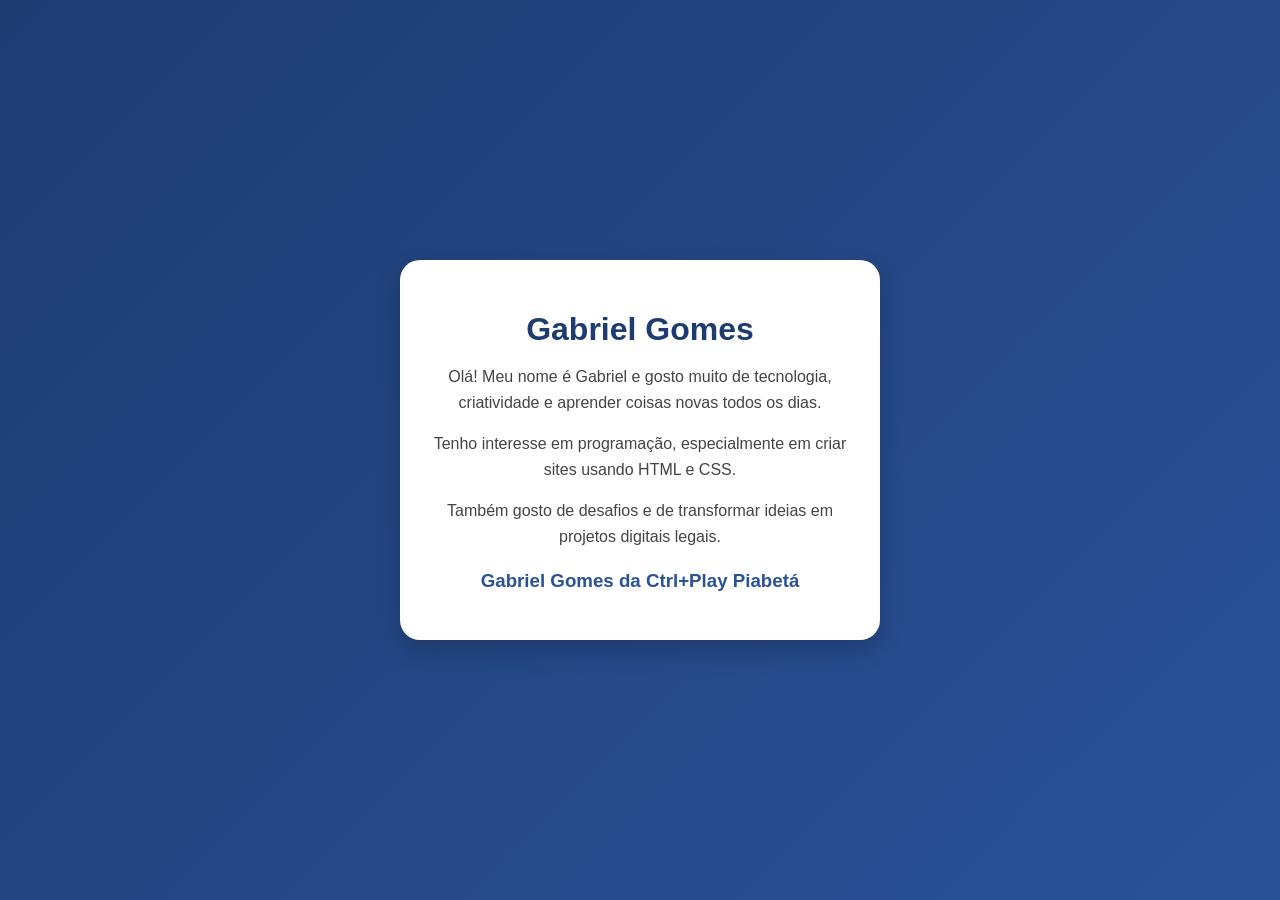
<file: index2.html>
<!DOCTYPE html>
<html lang="pt-BR">
<head>
  <meta charset="UTF-8">
  <meta name="viewport" content="width=device-width, initial-scale=1.0">
  <title>Cartão de Visitas</title>
  <link rel="stylesheet" href="style2.css">
</head>
<body>

<div class="cartao">
    <h1>Gabriel Gomes</h1>

    <p>Olá! Meu nome é Gabriel e gosto muito de tecnologia, criatividade e aprender coisas novas todos os dias.</p>

    <p>Tenho interesse em programação, especialmente em criar sites usando HTML e CSS.</p>

    <p>Também gosto de desafios e de transformar ideias em projetos digitais legais.</p>

    <h3>Gabriel Gomes da Ctrl+Play Piabetá</h3>
</div>

</body>
</html>
</file>
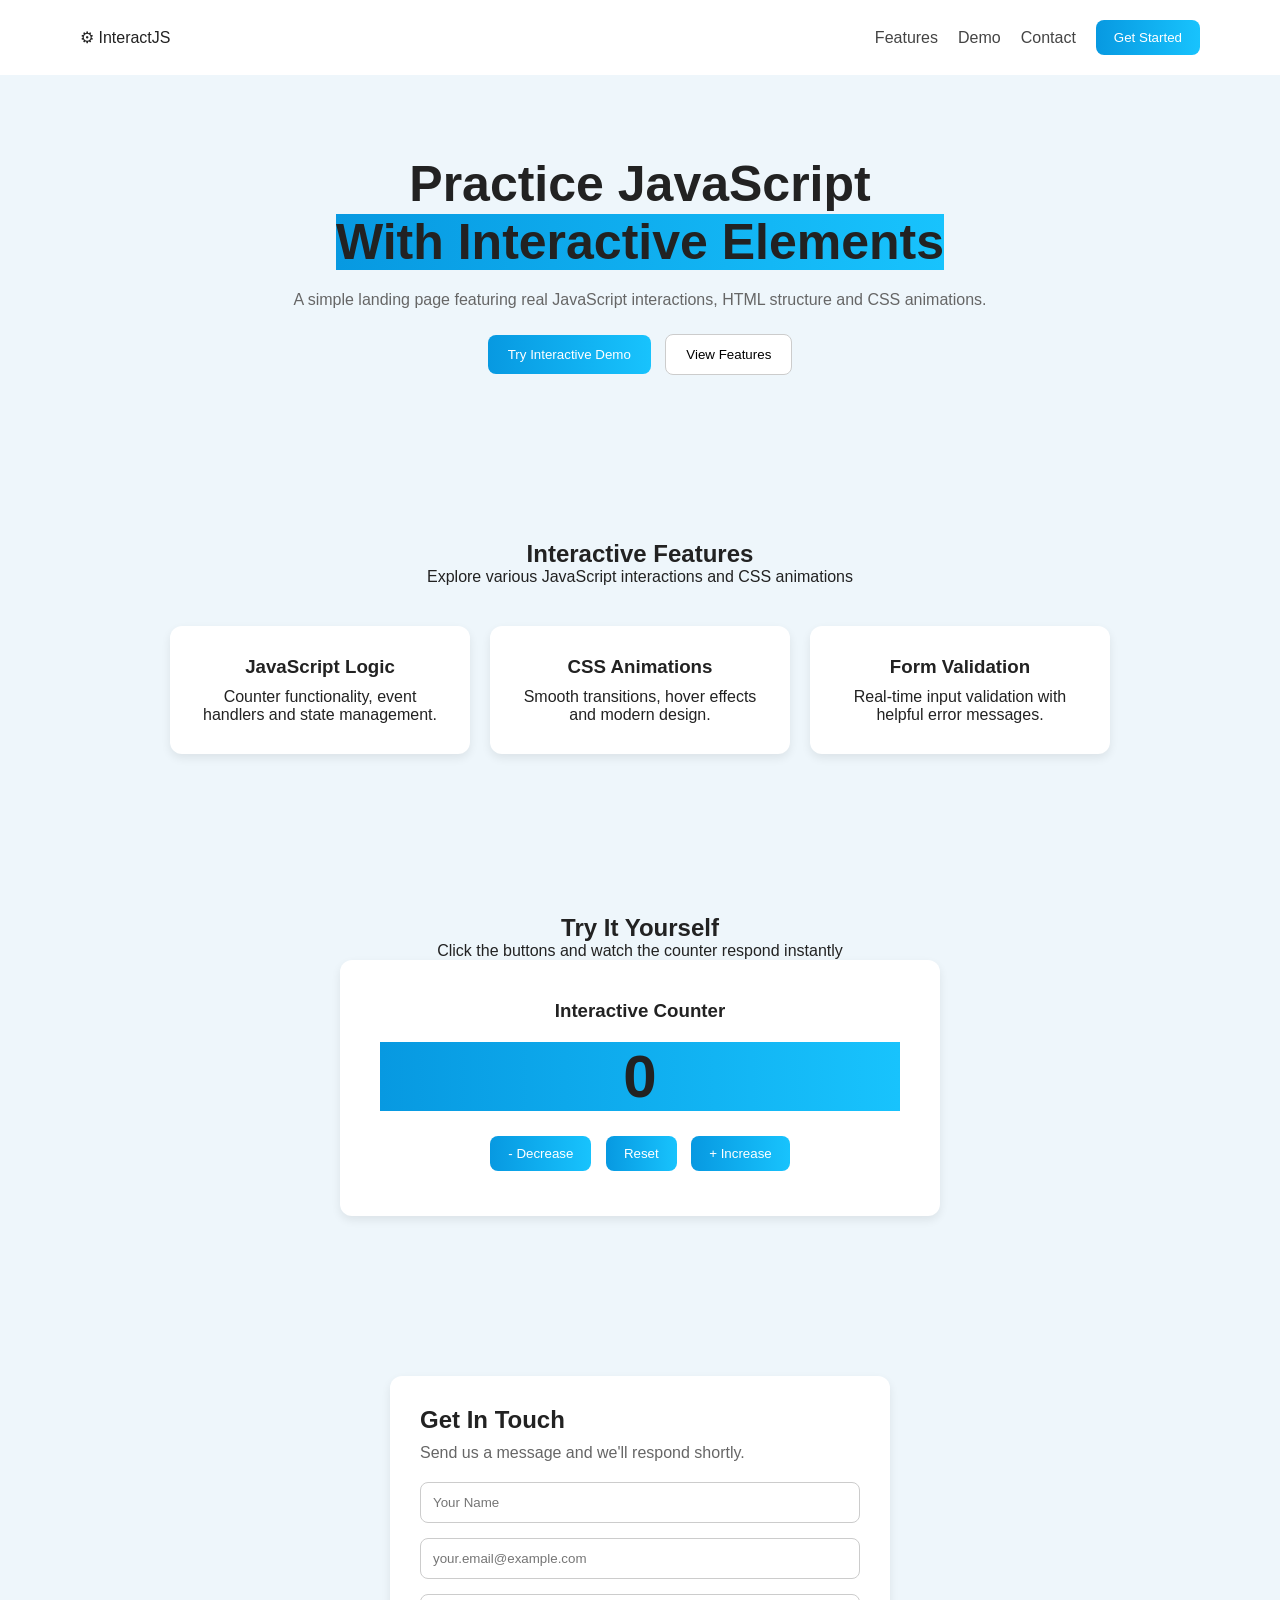
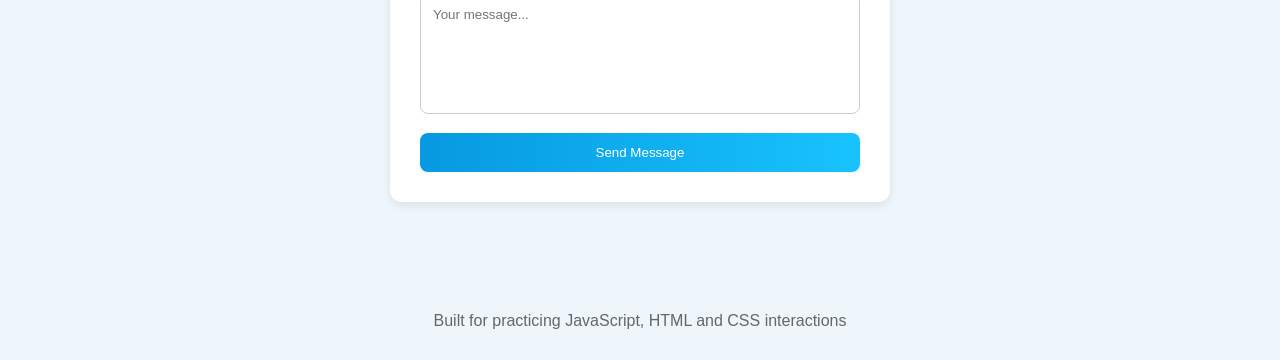
<file: index3.html>
<!DOCTYPE html>
<html lang="pt-BR">
<head>
  <meta charset="UTF-8">
  <meta name="viewport" content="width=device-width, initial-scale=1.0">
  <title>Interactive JS</title>
  <link rel="stylesheet" href="style3.css">
</head>
<body>

<header>
  <div class="logo">⚙ InteractJS</div>

  <nav>
    <a href="#">Features</a>
    <a href="#">Demo</a>
    <a href="#">Contact</a>
    <button>Get Started</button>
  </nav>
</header>

<section class="hero">
  <h1>Practice JavaScript <br><span>With Interactive Elements</span></h1>
  <p>
    A simple landing page featuring real JavaScript interactions,
    HTML structure and CSS animations.
  </p>

  <div class="hero-buttons">
    <button class="primary">Try Interactive Demo</button>
    <button class="secondary">View Features</button>
  </div>
</section>

<section class="features">
  <h2>Interactive Features</h2>
  <p>Explore various JavaScript interactions and CSS animations</p>

  <div class="cards">
    <div class="card">
      <h3>JavaScript Logic</h3>
      <p>Counter functionality, event handlers and state management.</p>
    </div>

    <div class="card">
      <h3>CSS Animations</h3>
      <p>Smooth transitions, hover effects and modern design.</p>
    </div>

    <div class="card">
      <h3>Form Validation</h3>
      <p>Real-time input validation with helpful error messages.</p>
    </div>
  </div>
</section>

<section class="counter-section">
  <h2>Try It Yourself</h2>
  <p>Click the buttons and watch the counter respond instantly</p>

  <div class="counter-box">
    <h3>Interactive Counter</h3>
    <span id="contador">0</span>

    <div class="buttons">
      <button onclick="diminuir()">- Decrease</button>
      <button onclick="resetar()">Reset</button>
      <button onclick="aumentar()">+ Increase</button>
    </div>
  </div>
</section>

<section class="contact">
  <div class="form-box">
    <h2>Get In Touch</h2>
    <p>Send us a message and we'll respond shortly.</p>

    <input type="text" placeholder="Your Name">
    <input type="email" placeholder="your.email@example.com">
    <textarea placeholder="Your message..."></textarea>

    <button>Send Message</button>
  </div>
</section>

<footer>
  <p>Built for practicing JavaScript, HTML and CSS interactions</p>
</footer>

<script src="script.js"></script>
</body>
</html>
</file>
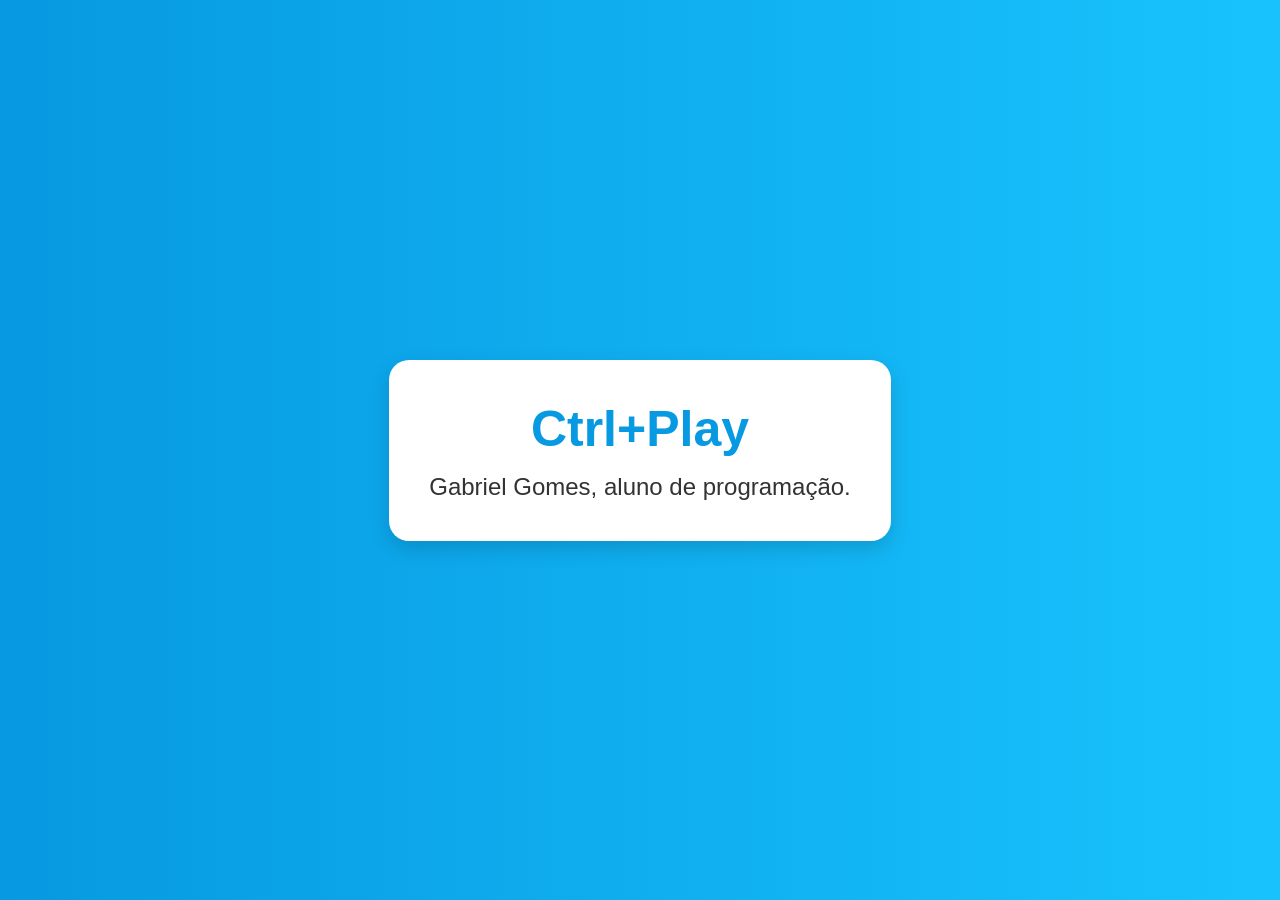
<file: index4.html>
<!DOCTYPE html>
<html lang="pt-BR">
<head>
  <meta charset="UTF-8">
  <meta name="viewport" content="width=device-width, initial-scale=1.0">
  <title>Ctrl+Play</title>
  <link rel="stylesheet" href="style4.css">
</head>
<body>

<div class="container">
  <h1>Ctrl+Play</h1>
  <p>Gabriel Gomes, aluno de programação.</p>
</div>

</body>
</html>
</file>
<file: style2.css>
body{
    margin: 0;
    padding: 0;
    font-family: Arial, sans-serif;
    background: linear-gradient(135deg, #1e3c72, #2a5298);
    display: flex;
    justify-content: center;
    align-items: center;
    height: 100vh;
}

.cartao{
    background: white;
    width: 420px;
    padding: 30px;
    border-radius: 20px;
    box-shadow: 0 10px 25px rgba(0,0,0,0.2);
    text-align: center;
}

h1{
    color: #1e3c72;
    margin-bottom: 15px;
}

p{
    color: #444;
    line-height: 1.6;
    margin-bottom: 12px;
}

h3{
    margin-top: 20px;
    color: #2a5298;
}
</file>
<file: style3.css>
*{
  margin:0;
  padding:0;
  box-sizing:border-box;
  font-family:Arial, Helvetica, sans-serif;
}

body{
  background:#eef6fb;
  color:#222;
}

header{
  display:flex;
  justify-content:space-between;
  align-items:center;
  padding:20px 80px;
  background:white;
}

nav{
  display:flex;
  gap:20px;
  align-items:center;
}

nav a{
  text-decoration:none;
  color:#444;
}

nav button{
  background:linear-gradient(90deg, rgba(7, 153, 225, 1), rgba(24, 195, 253, 1));
  border:none;
  color:white;
  padding:10px 18px;
  border-radius:8px;
  cursor:pointer;
}

.hero{
  text-align:center;
  padding:80px 20px;
}

.hero h1{
  font-size:50px;
}

.hero span{
  background:linear-gradient(90deg, rgba(7, 153, 225, 1), rgba(24, 195, 253, 1));
}

.hero p{
  margin:20px auto;
  max-width:700px;
  color:#666;
}

.hero-buttons{
  margin-top:20px;
}

.hero button{
  padding:12px 20px;
  border:none;
  border-radius:8px;
  margin:5px;
  cursor:pointer;
}

.primary{
  background:linear-gradient(90deg, rgba(7, 153, 225, 1), rgba(24, 195, 253, 1));
  color:white;
}

.secondary{
  background:white;
  border:1px solid #ccc !important;
}

.features{
  text-align:center;
  padding:80px 20px;
}

.cards{
  display:flex;
  justify-content:center;
  gap:20px;
  margin-top:40px;
  flex-wrap:wrap;
}

.card{
  background:white;
  padding:30px;
  width:300px;
  border-radius:12px;
  box-shadow:0 4px 10px rgba(0,0,0,0.08);
}

.card h3{
  margin-bottom:10px;
}

.counter-section{
  text-align:center;
  padding:80px 20px;
}

.counter-box{
  background:white;
  max-width:600px;
  margin:auto;
  padding:40px;
  border-radius:12px;
  box-shadow:0 4px 10px rgba(0,0,0,0.08);
}

#contador{
  display:block;
  font-size:60px;
  font-weight:bold;
  background:linear-gradient(90deg, rgba(7, 153, 225, 1), rgba(24, 195, 253, 1));
  margin:20px 0;
}

.buttons button{
  padding:10px 18px;
  margin:5px;
  border:none;
  border-radius:8px;
  cursor:pointer;
  color:white;
  background:linear-gradient(90deg, rgba(7, 153, 225, 1), rgba(24, 195, 253, 1));
}

.contact{
  padding:80px 20px;
}

.form-box{
  background:white;
  max-width:500px;
  margin:auto;
  padding:30px;
  border-radius:12px;
  box-shadow:0 4px 10px rgba(0,0,0,0.08);
}

.form-box h2{
  margin-bottom:10px;
}

.form-box p{
  margin-bottom:20px;
  color:#666;
}

.form-box input,
.form-box textarea{
  width:100%;
  padding:12px;
  margin-bottom:15px;
  border:1px solid #ccc;
  border-radius:8px;
}

.form-box textarea{
  height:120px;
  resize:none;
}

.form-box button{
  width:100%;
  padding:12px;
  color:white;
  border:none;
  border-radius:8px;
  cursor:pointer;
  background:linear-gradient(90deg, rgba(7, 153, 225, 1), rgba(24, 195, 253, 1));
}

footer{
  text-align:center;
  padding:30px;
  color:#666;
}
</file>
<file: style4.css>
*{
  margin: 0;
  padding: 0;
  box-sizing: border-box;
}

body{
  height: 100vh;
  display: flex;
  justify-content: center;
  align-items: center;
  background: linear-gradient(90deg, rgba(7, 153, 225, 1), rgba(24, 195, 253, 1));
  font-family: Arial, Helvetica, sans-serif;
}

.container{
  background: white;
  padding: 40px;
  border-radius: 20px;
  text-align: center;
  box-shadow: 0 8px 20px rgba(0,0,0,0.15);
}

h1{
  font-size: 50px;
  color: rgb(7, 153, 225);
  margin-bottom: 15px;
}

p{
  font-size: 24px;
  color: #333;
}
</file>
